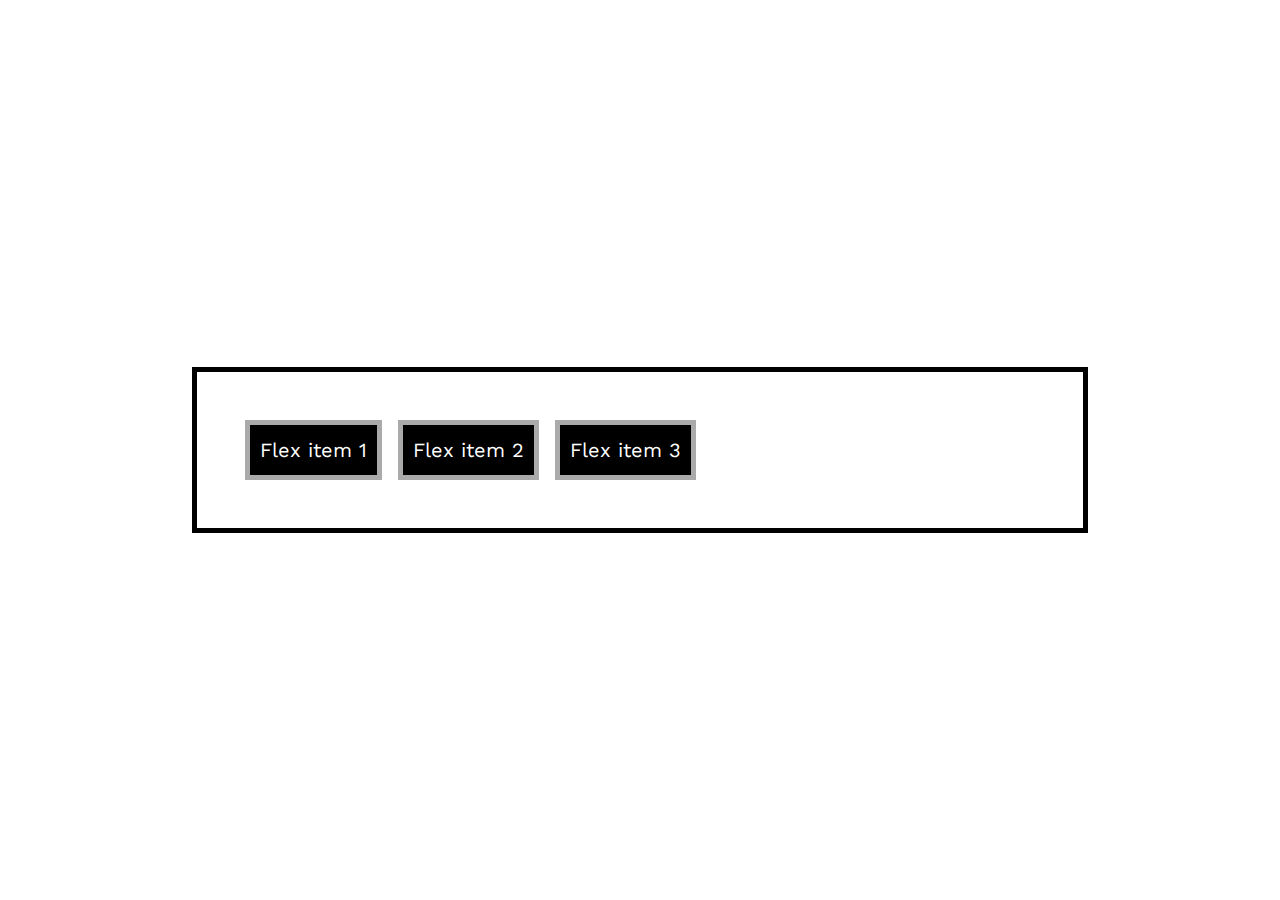
<file: 02-1-flex-container/index.html>
<!DOCTYPE html>
<html lang="en">

<head>
  <meta charset="UTF-8">
  <meta http-equiv="X-UA-Compatible" content="IE=edge">
  <meta name="viewport" content="width=device-width, initial-scale=1.0">
  <!-- General styling -->
  <link rel="stylesheet" href="css/general-styling.css">

  <!-- lesson specific CSS -->
  <link rel="stylesheet" href="css/style.css">

  <title>Flex Containers</title>
</head>

<body>
  <div class="flex-container">
    <div class="flex-item">Flex item 1</div>
    <div class="flex-item">Flex item 2</div>
    <div class="flex-item">Flex item 3</div>
  </div>
</body>

</html>
</file>
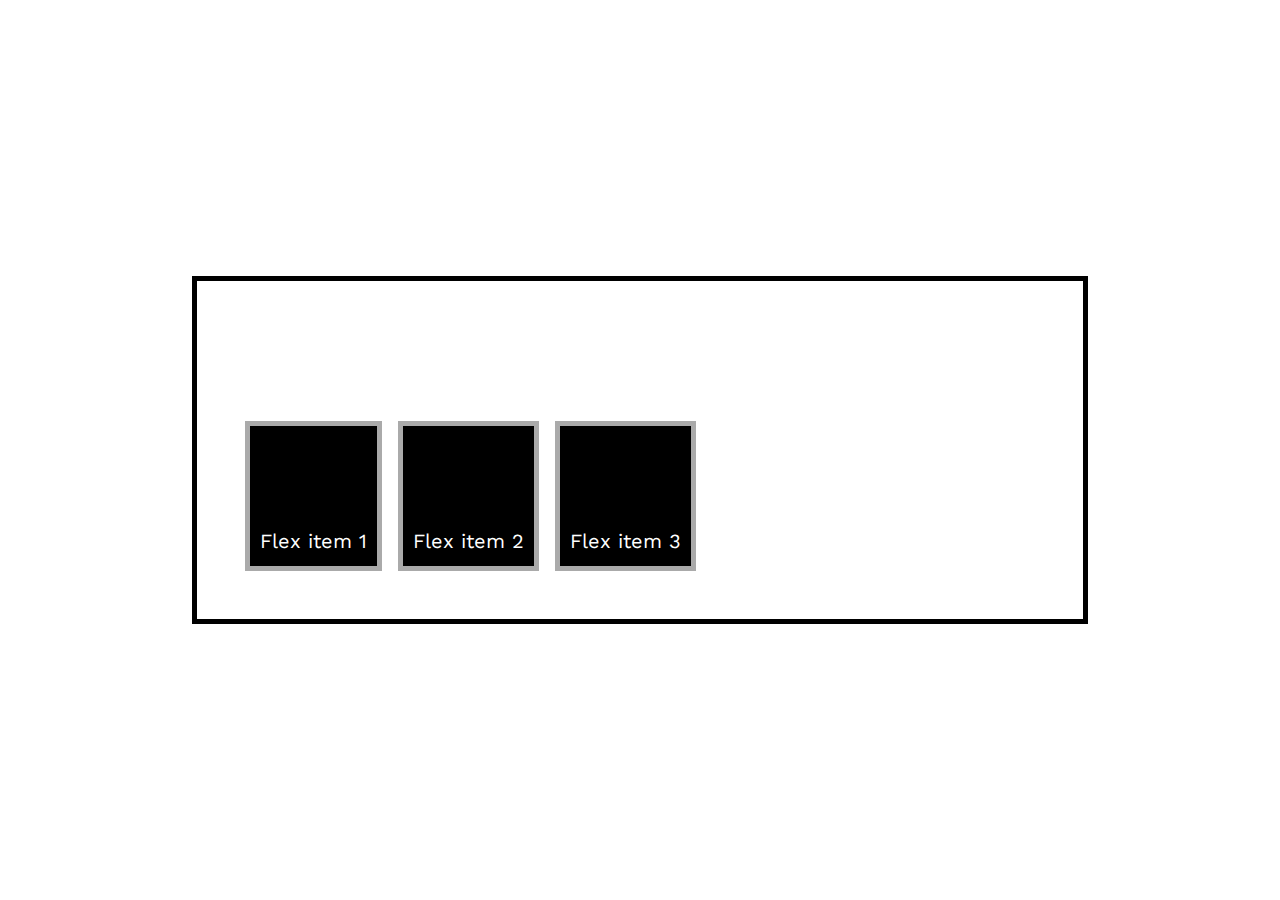
<file: 02-2-flex-items/index.html>
<!DOCTYPE html>
<html lang="en">

<head>
  <meta charset="UTF-8">
  <meta http-equiv="X-UA-Compatible" content="IE=edge">
  <meta name="viewport" content="width=device-width, initial-scale=1.0">
  <!-- General styling -->
  <link rel="stylesheet" href="css/general-styling.css">

  <!-- lesson specific CSS -->
  <link rel="stylesheet" href="css/style.css">

  <title>Flex Items</title>
</head>

<body>
  <div class="flex-container">
    <div class="flex-item">Flex item 1</div>
    <a class="flex-item">Flex item 2</a>
    <div class="flex-item">Flex item 3</div>
  </div>
</body>

</html>
</file>
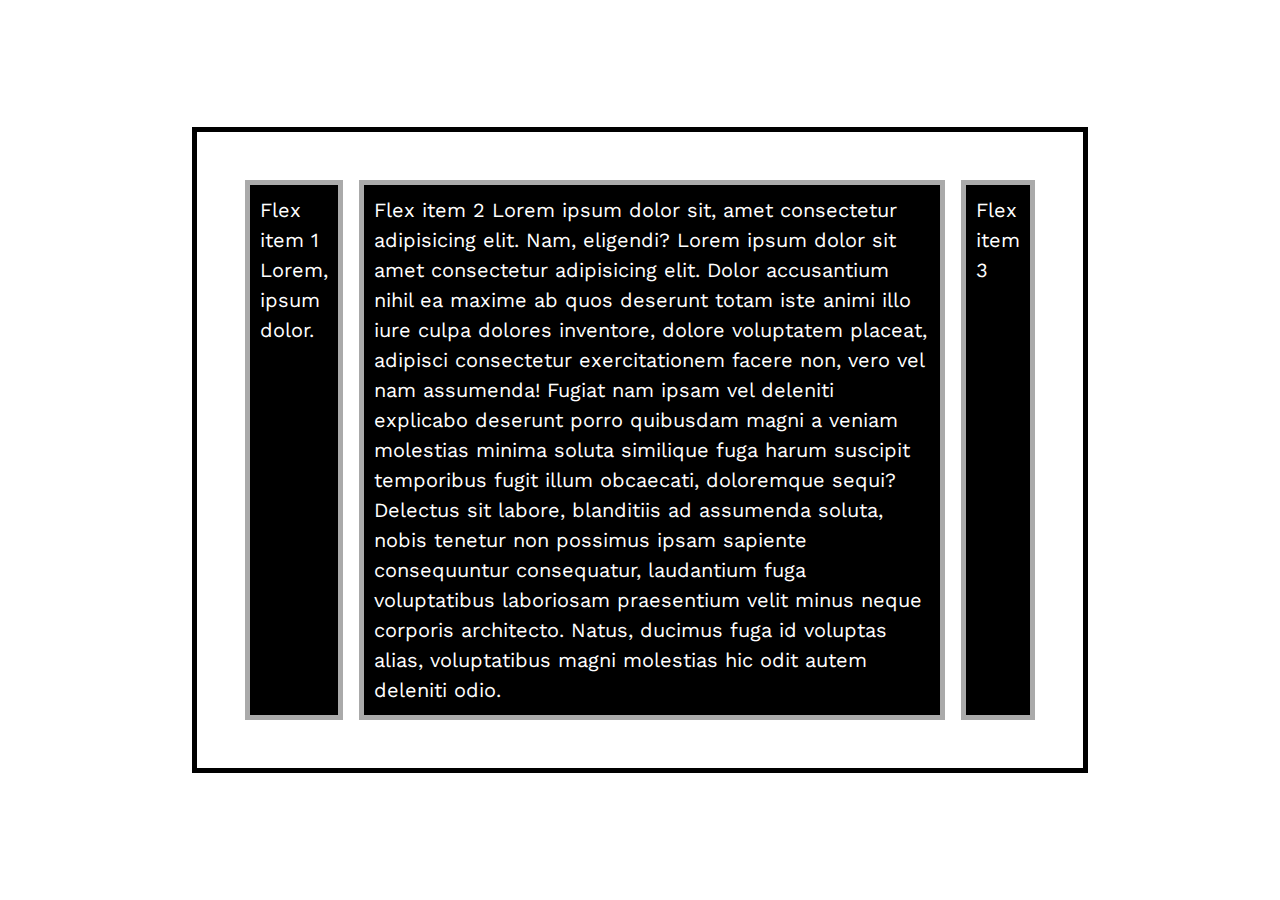
<file: 02-3-flex-items/index.html>
<!DOCTYPE html>
<html lang="en">

<head>
  <meta charset="UTF-8">
  <meta http-equiv="X-UA-Compatible" content="IE=edge">
  <meta name="viewport" content="width=device-width, initial-scale=1.0">
  <!-- General styling -->
  <link rel="stylesheet" href="css/general-styling.css">

  <!-- lesson specific CSS -->
  <link rel="stylesheet" href="css/style.css">

  <title>Flex Items</title>
</head>

<body>
  <div class="flex-container">
    <div class="flex-item">Flex item 1 Lorem, ipsum dolor.</div>
    <a class="flex-item">Flex item 2 Lorem ipsum dolor sit, amet consectetur adipisicing elit. Nam, eligendi? Lorem
      ipsum dolor sit amet consectetur adipisicing elit. Dolor accusantium nihil ea maxime ab quos deserunt totam iste
      animi illo iure culpa dolores inventore, dolore voluptatem placeat, adipisci consectetur exercitationem facere
      non, vero vel nam assumenda! Fugiat nam ipsam vel deleniti explicabo deserunt porro quibusdam magni a veniam
      molestias minima soluta similique fuga harum suscipit temporibus fugit illum obcaecati, doloremque sequi? Delectus
      sit labore, blanditiis ad assumenda soluta, nobis tenetur non possimus ipsam sapiente consequuntur consequatur,
      laudantium fuga voluptatibus laboriosam praesentium velit minus neque corporis architecto. Natus, ducimus fuga id
      voluptas alias, voluptatibus magni molestias hic odit autem deleniti odio.</a>
    <div class="flex-item">Flex item 3</div>
  </div>
</body>

</html>
</file>
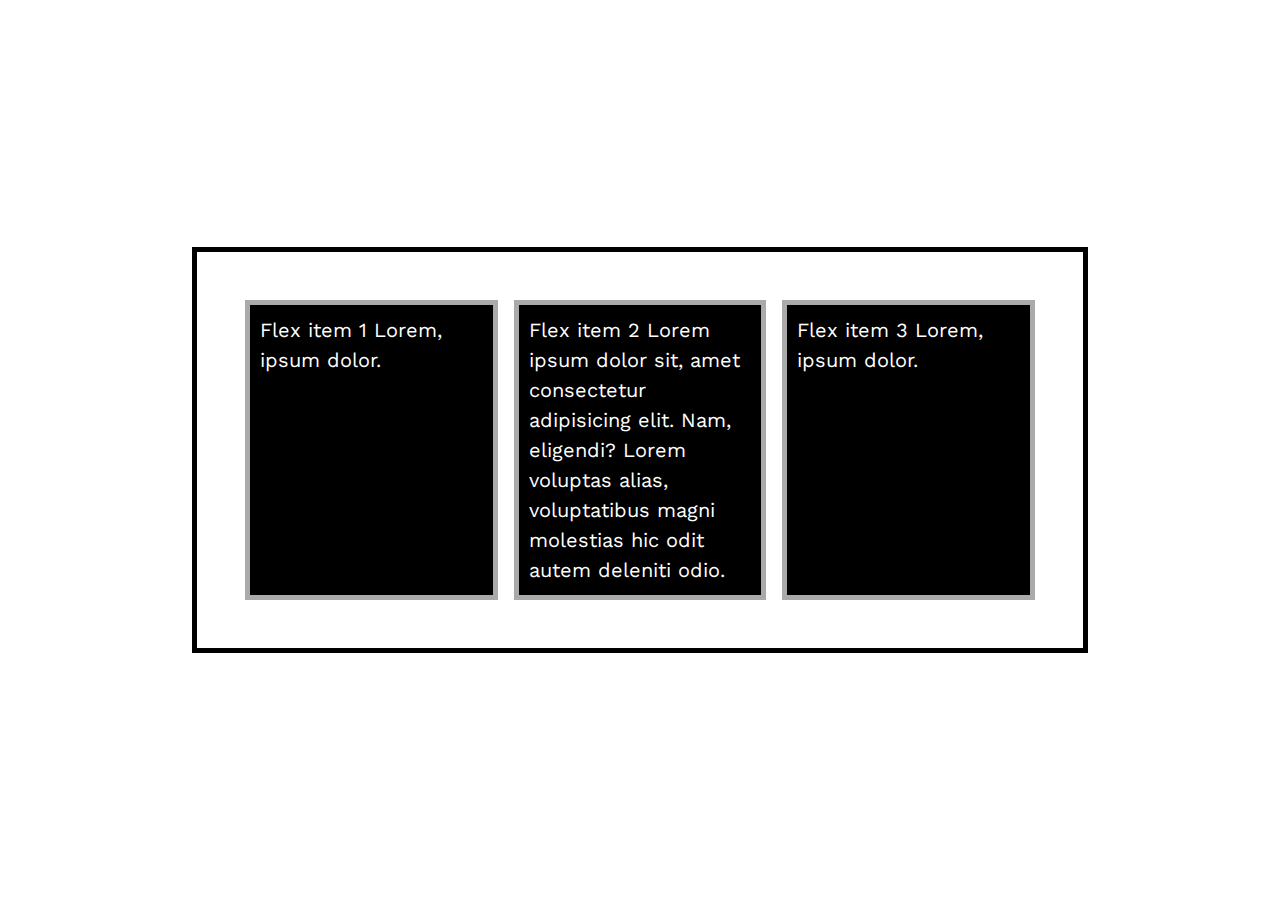
<file: 02-4-flex-items/index.html>
<!DOCTYPE html>
<html lang="en">

<head>
  <meta charset="UTF-8">
  <meta http-equiv="X-UA-Compatible" content="IE=edge">
  <meta name="viewport" content="width=device-width, initial-scale=1.0">
  <!-- General styling -->
  <link rel="stylesheet" href="css/general-styling.css">

  <!-- lesson specific CSS -->
  <link rel="stylesheet" href="css/style.css">

  <title>Flex Items</title>
</head>

<body>
  <div class="flex-container">
    <div class="flex-item">Flex item 1 Lorem, ipsum dolor.</div>
    <a class="flex-item">Flex item 2 Lorem ipsum dolor sit, amet consectetur adipisicing elit. Nam, eligendi? Lorem
      voluptas alias, voluptatibus magni molestias hic odit autem deleniti odio.</a>
    <div class="flex-item">Flex item 3 Lorem, ipsum dolor.</div>
  </div>
</body>

</html>
</file>
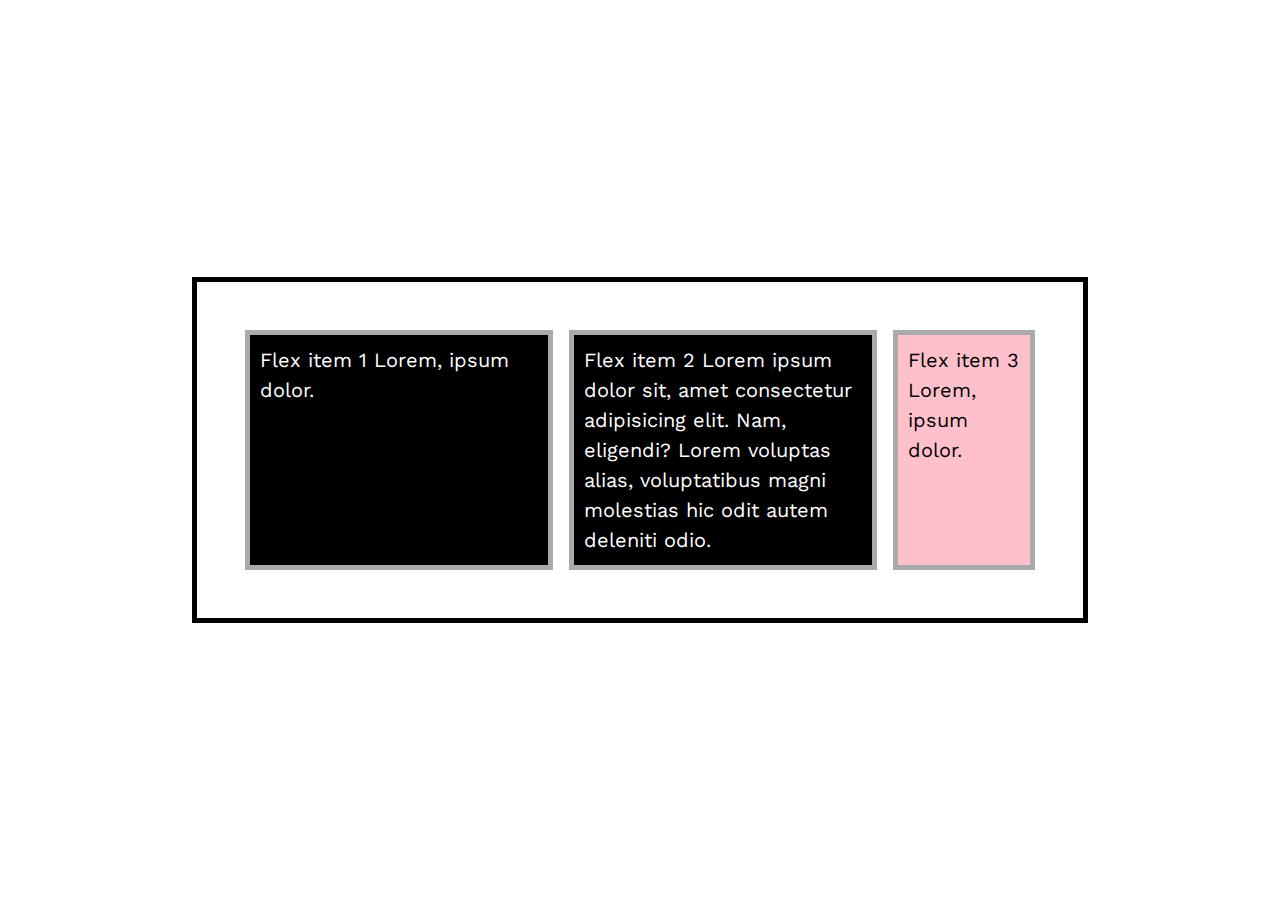
<file: 02-5-flex-items/index.html>
<!DOCTYPE html>
<html lang="en">

<head>
  <meta charset="UTF-8">
  <meta http-equiv="X-UA-Compatible" content="IE=edge">
  <meta name="viewport" content="width=device-width, initial-scale=1.0">
  <!-- General styling -->
  <link rel="stylesheet" href="css/general-styling.css">

  <!-- lesson specific CSS -->
  <link rel="stylesheet" href="css/style.css">

  <title>Flex Items</title>
</head>

<body>
  <div class="flex-container">
    <div class="flex-item">Flex item 1 Lorem, ipsum dolor.</div>
    <div class="flex-item">Flex item 2 Lorem ipsum dolor sit, amet consectetur adipisicing elit. Nam, eligendi? Lorem
      voluptas alias, voluptatibus magni molestias hic odit autem deleniti odio.</div>
    <div class="flex-item">Flex item 3 Lorem, ipsum dolor.</div>
  </div>
</body>

</html>
</file>
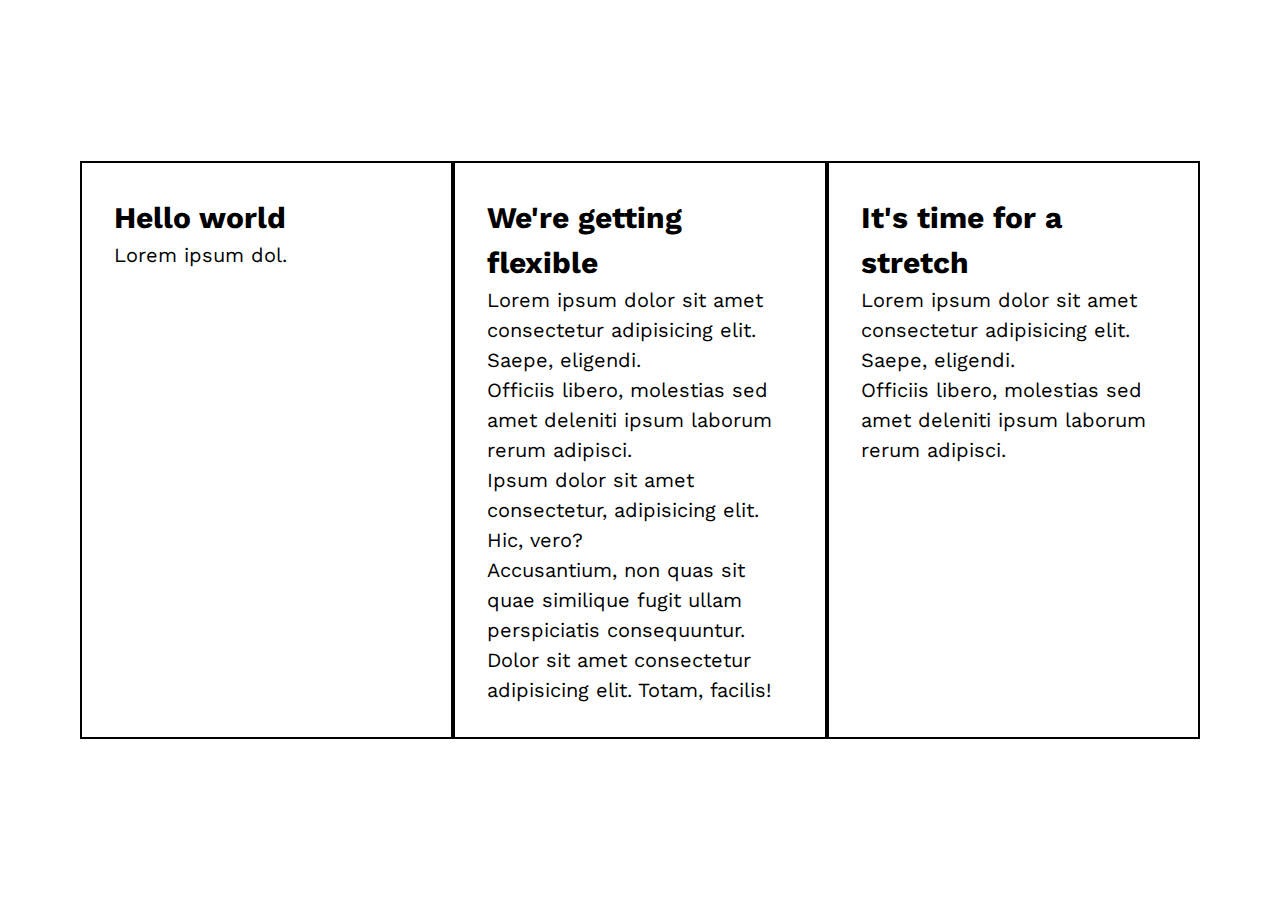
<file: 02-6-flex-items - challenge/index.html>
<!DOCTYPE html>
<html lang="en">

<head>
  <meta charset="UTF-8">
  <meta http-equiv="X-UA-Compatible" content="IE=edge">
  <meta name="viewport" content="width=device-width, initial-scale=1.0">
  <!-- General styling -->
  <link rel="stylesheet" href="css/general-styling.css">

  <!-- lesson specific CSS -->
  <link rel="stylesheet" href="css/style.css">

  <title>A challenge to get you started</title>
</head>

<body>
  <div class="container">
    <div class="column flow-content">
      <h2>Hello world</h2>
      <p>Lorem ipsum dol.</p>
    </div>
    <div class="column flow-content">
      <h2>We're getting flexible</h2>
      <p>Lorem ipsum dolor sit amet consectetur adipisicing elit. Saepe, eligendi.</p>
      <p>Officiis libero, molestias sed amet deleniti ipsum laborum rerum adipisci.</p>
      <p>Ipsum dolor sit amet consectetur, adipisicing elit. Hic, vero?</p>
      <p>Accusantium, non quas sit quae similique fugit ullam perspiciatis consequuntur.</p>
      <p>Dolor sit amet consectetur adipisicing elit. Totam, facilis!</p>
    </div>
    <div class="column flow-content">
      <h2>It's time for a stretch</h2>
      <p>Lorem ipsum dolor sit amet consectetur adipisicing elit. Saepe, eligendi.</p>
      <p>Officiis libero, molestias sed amet deleniti ipsum laborum rerum adipisci.</p>
    </div>
  </div>
</body>

</html>
</file>
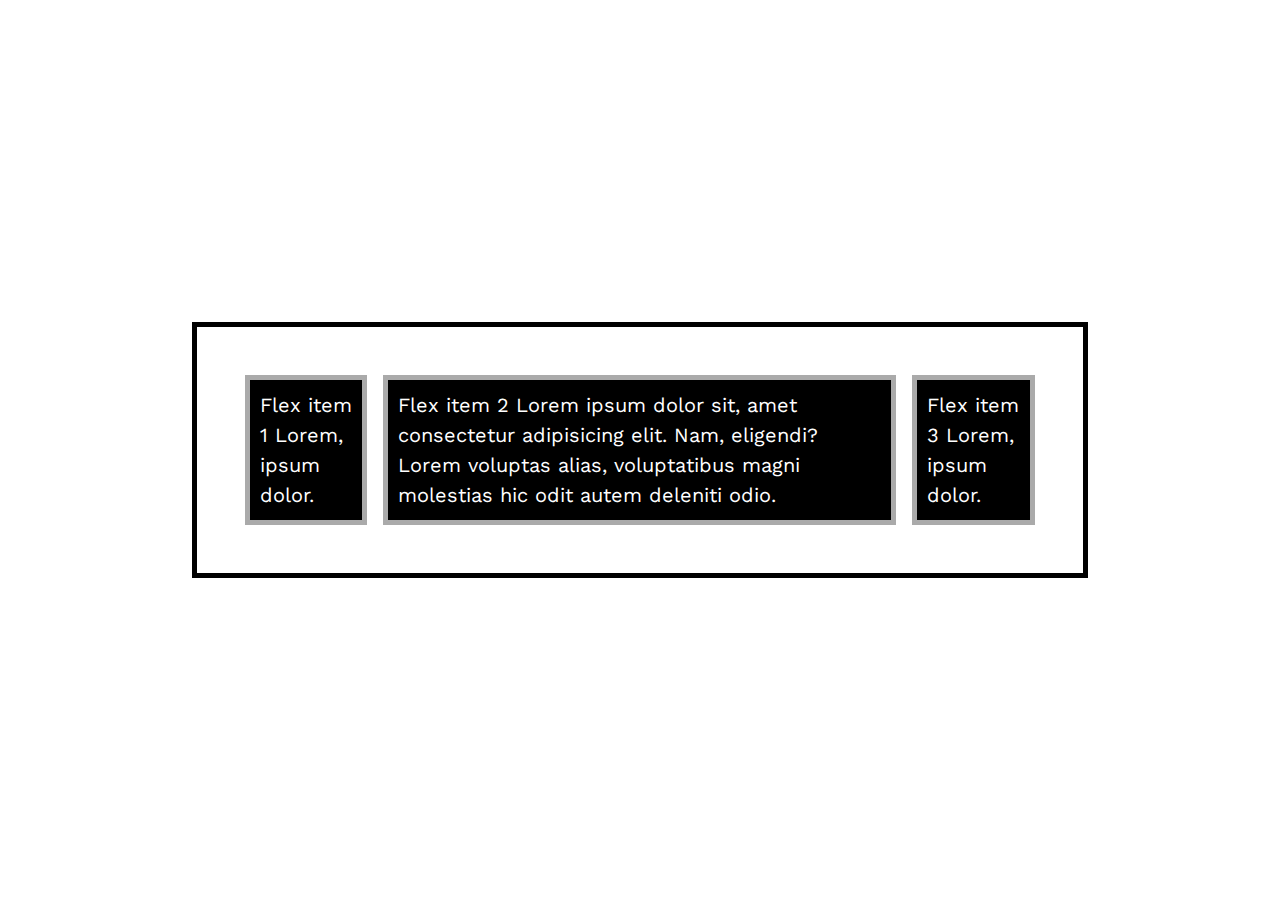
<file: 03-1-flex-direction/index.html>
<!DOCTYPE html>
<html lang="en">

<head>
  <meta charset="UTF-8">
  <meta http-equiv="X-UA-Compatible" content="IE=edge">
  <meta name="viewport" content="width=device-width, initial-scale=1.0">
  <!-- General styling -->
  <link rel="stylesheet" href="css/general-styling.css">

  <!-- lesson specific CSS -->
  <link rel="stylesheet" href="css/style.css">

  <title>Flex Direction</title>
</head>

<body>
  <div class="flex-container">
    <div class="flex-item">Flex item 1 Lorem, ipsum dolor.</div>
    <div class="flex-item">Flex item 2 Lorem ipsum dolor sit, amet consectetur adipisicing elit. Nam, eligendi? Lorem
      voluptas alias, voluptatibus magni molestias hic odit autem deleniti odio.</div>
    <div class="flex-item">Flex item 3 Lorem, ipsum dolor.</div>
  </div>
</body>

</html>
</file>
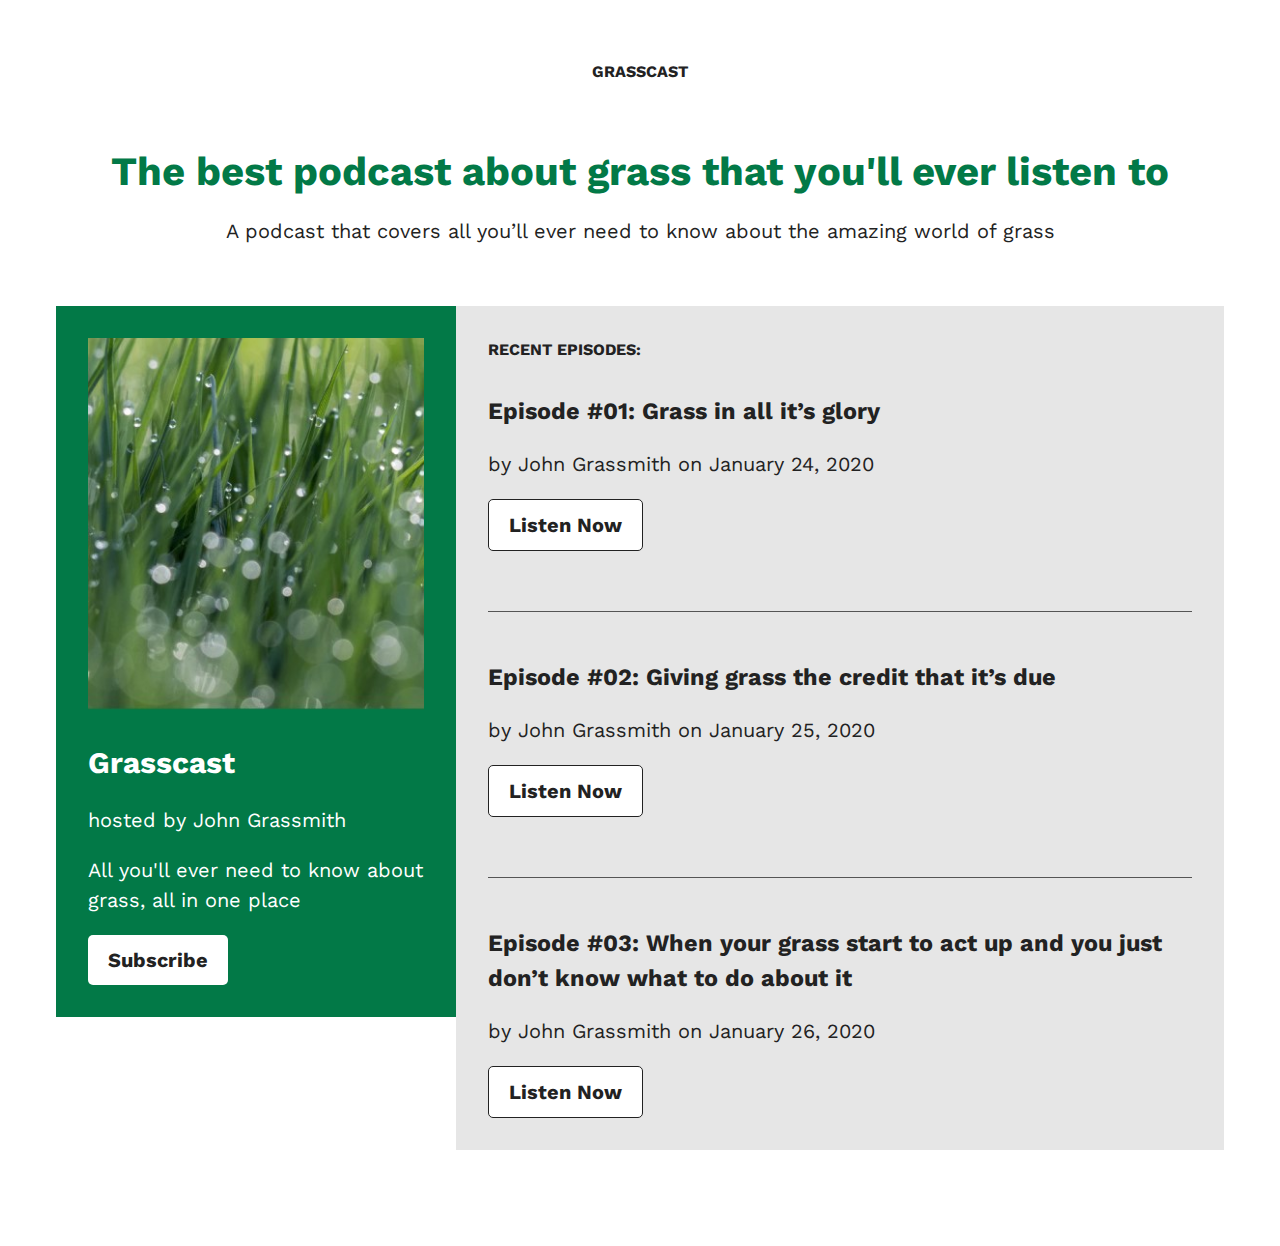
<file: 03-10-layout-challenge-01 - finished/index.html>
<!DOCTYPE html>
<html lang="en">

<head>
  <meta charset="UTF-8">
  <meta http-equiv="X-UA-Compatible" content="IE=edge">
  <meta name="viewport" content="width=device-width, initial-scale=1.0">
  <!-- General styling -->
  <link rel="stylesheet" href="css/general-styling.css">

  <!-- lesson specific CSS -->
  <link rel="stylesheet" href="css/style.css">

  <title>flex-grow flex-shrink and min and max widths</title>
</head>

<body>
  <main>
    <div class="container">
      <header class="page-header flow-content">
        <h1 class="page-title">Grasscast</h1>
        <p class="page-description text-primary">The best podcast about grass that you'll ever listen to</p>
        <p>A podcast that covers all you’ll ever need to know about the amazing world of grass</p>
      </header>
      <div class="flex">
        <section class="subscribe">
          <div class="card bg-primary text-white flow-content">
            <img src="img/podcast-cover-art.jpg" alt="grass with due on it" class="card-cover-image">
            <h2 class="card-title">Grasscast</h2>
            <p class="card-host">hosted by John Grassmith</p>
            <p class="card-description">All you'll ever need to know about grass, all in one place</p>
            <button class="btn">Subscribe</button>
          </div>
        </section>
        <section class="recent-episodes">
          <h2 class="section-title text-light">Recent Episodes:</h2>
          <div class="episode-card flow-content">
            <h3 class="episode-title">Episode #01: Grass in all it’s glory</h3>
            <p class="episode-meta"><span class="text-light">by</span> John Grassmith <span class="text-light">on</span>
              January 24, 2020</span></p>
            <button class="btn">Listen Now</button>
          </div>
          <div class="episode-card flow-content">
            <h3 class="episode-title">Episode #02: Giving grass the credit that it’s due</h3>
            <p class="episode-meta"><span class="text-light">by</span> John Grassmith <span class="text-light">on</span>
              January 25, 2020</span></p>
            <button class="btn">Listen Now</button>
          </div>
          <div class="episode-card flow-content">
            <h3 class="episode-title">Episode #03: When your grass start to act up and you just don’t know what to do
              about
              it</h3>
            <p class="episode-meta"><span class="text-light">by</span> John Grassmith <span class="text-light">on</span>
              January 26, 2020</span></p>
            <button class="btn">Listen Now</button>
          </div>
        </section>
      </div>
    </div>

  </main>
</body>

</html>
</file>
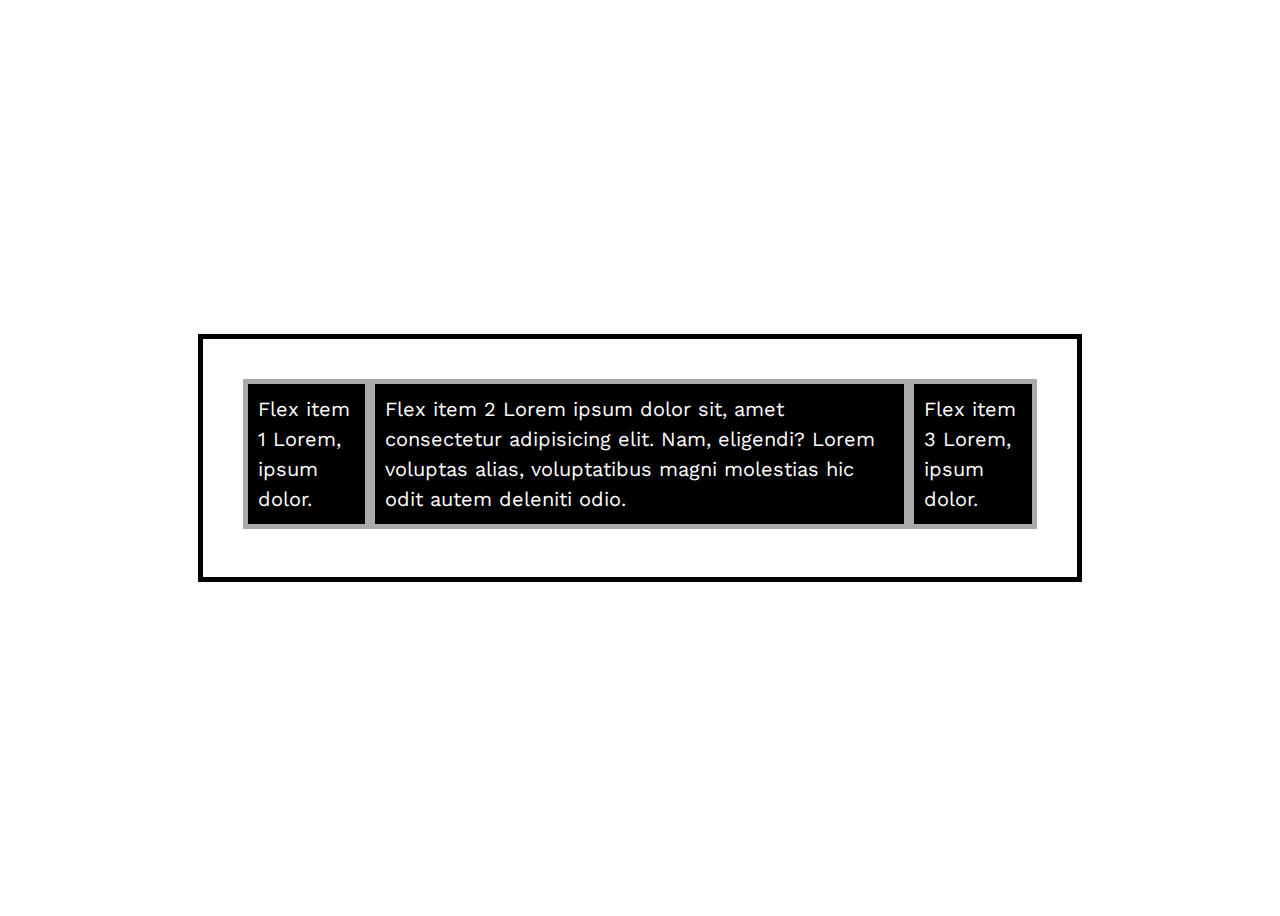
<file: 03-2-flex-and-collapsing-margins/index.html>
<!DOCTYPE html>
<html lang="en">

<head>
  <meta charset="UTF-8">
  <meta http-equiv="X-UA-Compatible" content="IE=edge">
  <meta name="viewport" content="width=device-width, initial-scale=1.0">
  <!-- General styling -->
  <link rel="stylesheet" href="css/general-styling.css">

  <!-- lesson specific CSS -->
  <link rel="stylesheet" href="css/style.css">

  <title>Flex and collapsing margins</title>
</head>

<body>
  <div class="flex-container">
    <p class="flex-item">Flex item 1 Lorem, ipsum dolor.</p>
    <p class="flex-item">Flex item 2 Lorem ipsum dolor sit, amet consectetur adipisicing elit. Nam, eligendi? Lorem
      voluptas alias, voluptatibus magni molestias hic odit autem deleniti odio.</p>
    <p class="flex-item">Flex item 3 Lorem, ipsum dolor.</p>
  </div>
</body>

</html>
</file>
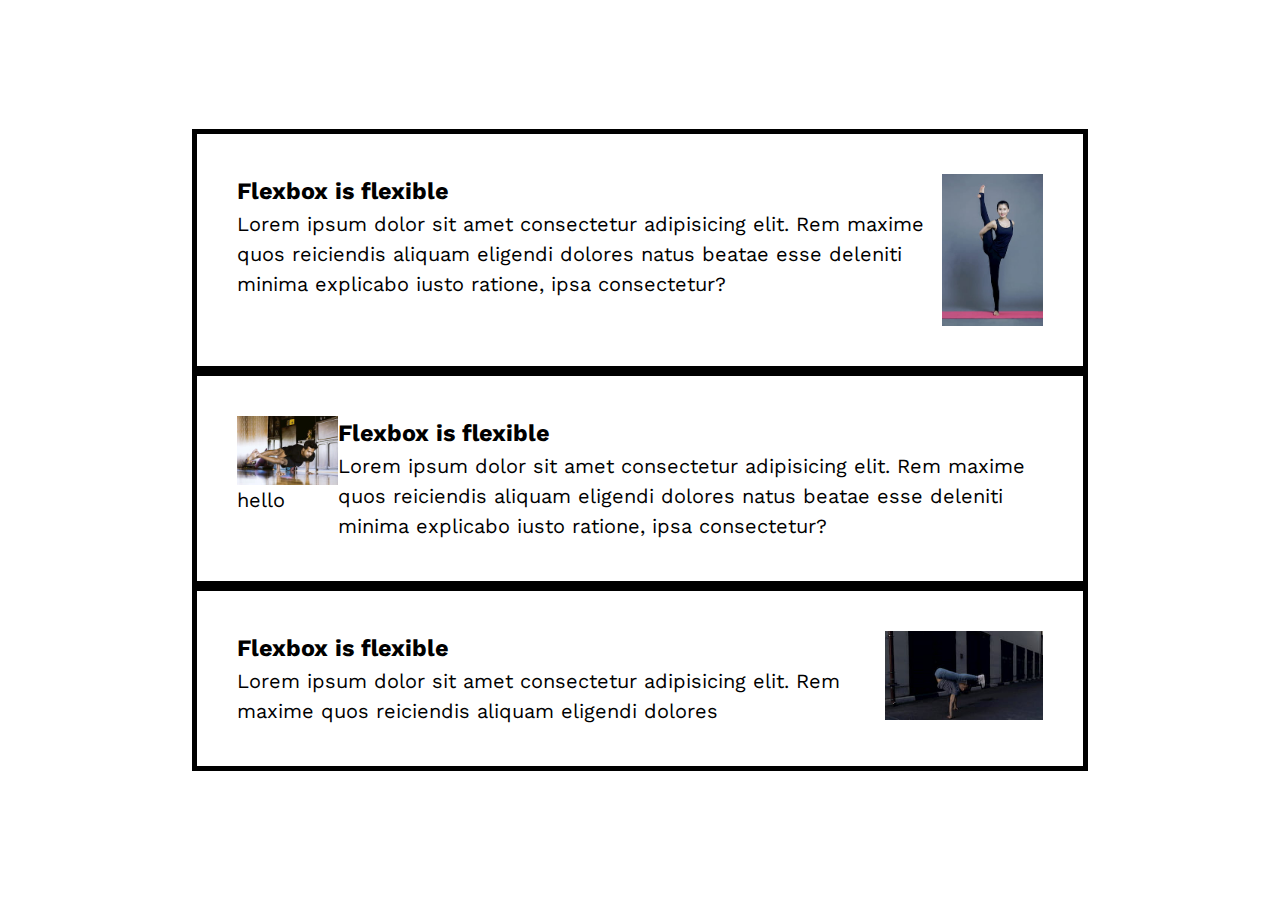
<file: 03-3-flex-direction-reverse/index.html>
<!DOCTYPE html>
<html lang="en">

<head>
  <meta charset="UTF-8">
  <meta http-equiv="X-UA-Compatible" content="IE=edge">
  <meta name="viewport" content="width=device-width, initial-scale=1.0">
  <!-- General styling -->
  <link rel="stylesheet" href="css/general-styling.css">

  <!-- lesson specific CSS -->
  <link rel="stylesheet" href="css/style.css">

  <title>Flex Direction and reversing content</title>
</head>

<body>
  <div class="flex">
    <div>
      <h3>Flexbox is flexible</h3>
      <p>Lorem ipsum dolor sit amet consectetur adipisicing elit. Rem maxime quos reiciendis aliquam eligendi dolores
        natus beatae esse deleniti minima explicabo iusto ratione, ipsa consectetur?</p>
    </div>
    <div>
      <img src="img/flexible-1.jpg" alt="">
    </div>
  </div>
  <div class="flex">
    <div>
      <h3>Flexbox is flexible</h3>
      <p>Lorem ipsum dolor sit amet consectetur adipisicing elit. Rem maxime quos reiciendis aliquam eligendi dolores
        natus beatae esse deleniti minima explicabo iusto ratione, ipsa consectetur?</p>
    </div>
    <div>
      <img src="img/flexible-2.jpg" alt="">
      <p>hello</p>
    </div>
  </div>
  <div class="flex">
    <div>
      <h3>Flexbox is flexible</h3>
      <p>Lorem ipsum dolor sit amet consectetur adipisicing elit. Rem maxime quos reiciendis aliquam eligendi dolores
    </div>
    <div>
      <img src="img/flexible-3.jpg" alt="">
    </div>
  </div>
</body>

</html>
</file>
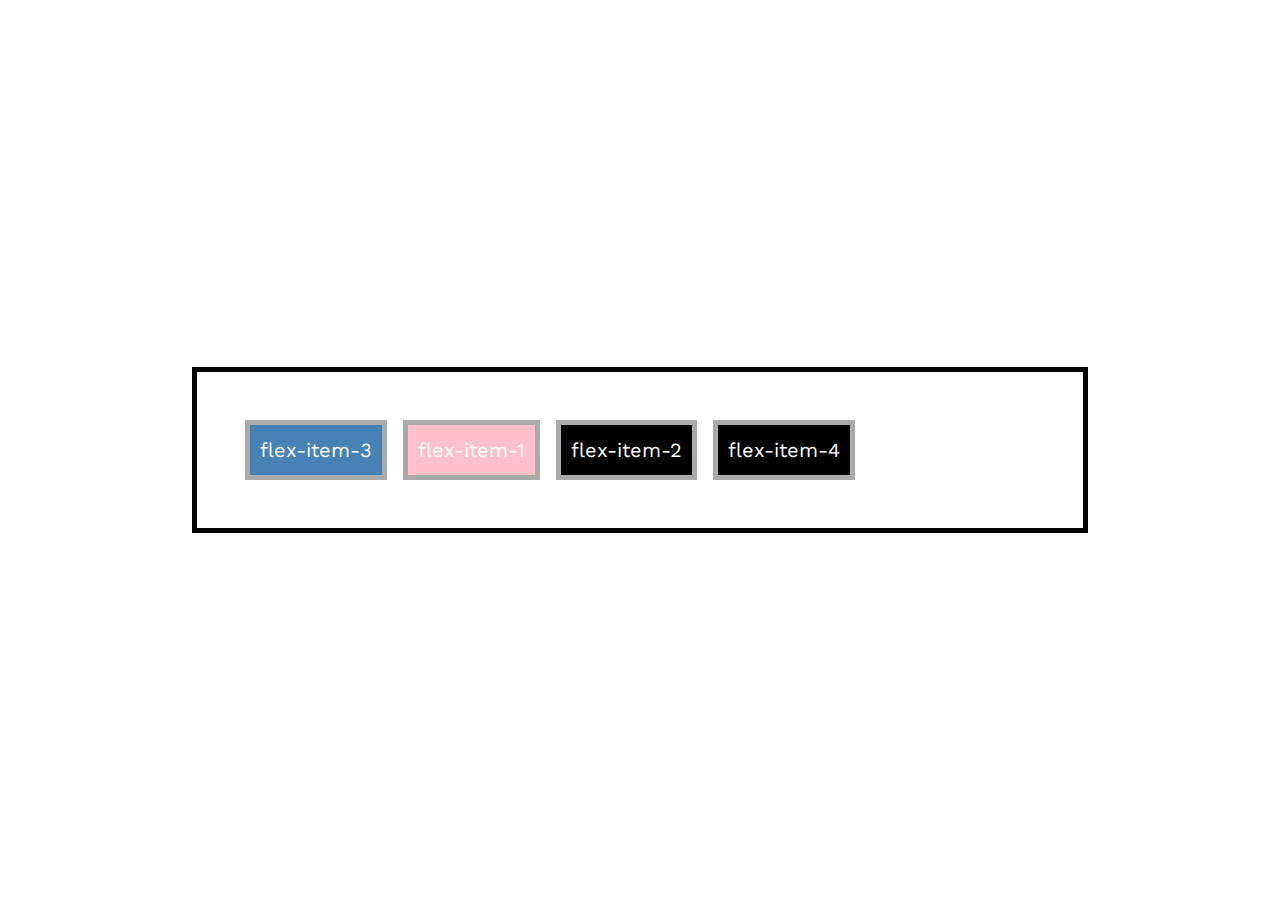
<file: 03-4-order/index.html>
<!DOCTYPE html>
<html lang="en">

<head>
  <meta charset="UTF-8">
  <meta http-equiv="X-UA-Compatible" content="IE=edge">
  <meta name="viewport" content="width=device-width, initial-scale=1.0">
  <!-- General styling -->
  <link rel="stylesheet" href="css/general-styling.css">

  <!-- lesson specific CSS -->
  <link rel="stylesheet" href="css/style.css">

  <title>Flex order</title>
</head>

<body>
  <div class="flex-container">
    <p class="flex-item">flex-item-1</p>
    <p class="flex-item">flex-item-2</p>
    <p class="flex-item">flex-item-3</p>
    <p class="flex-item">flex-item-4</p>
  </div>
</body>

</html>
</file>
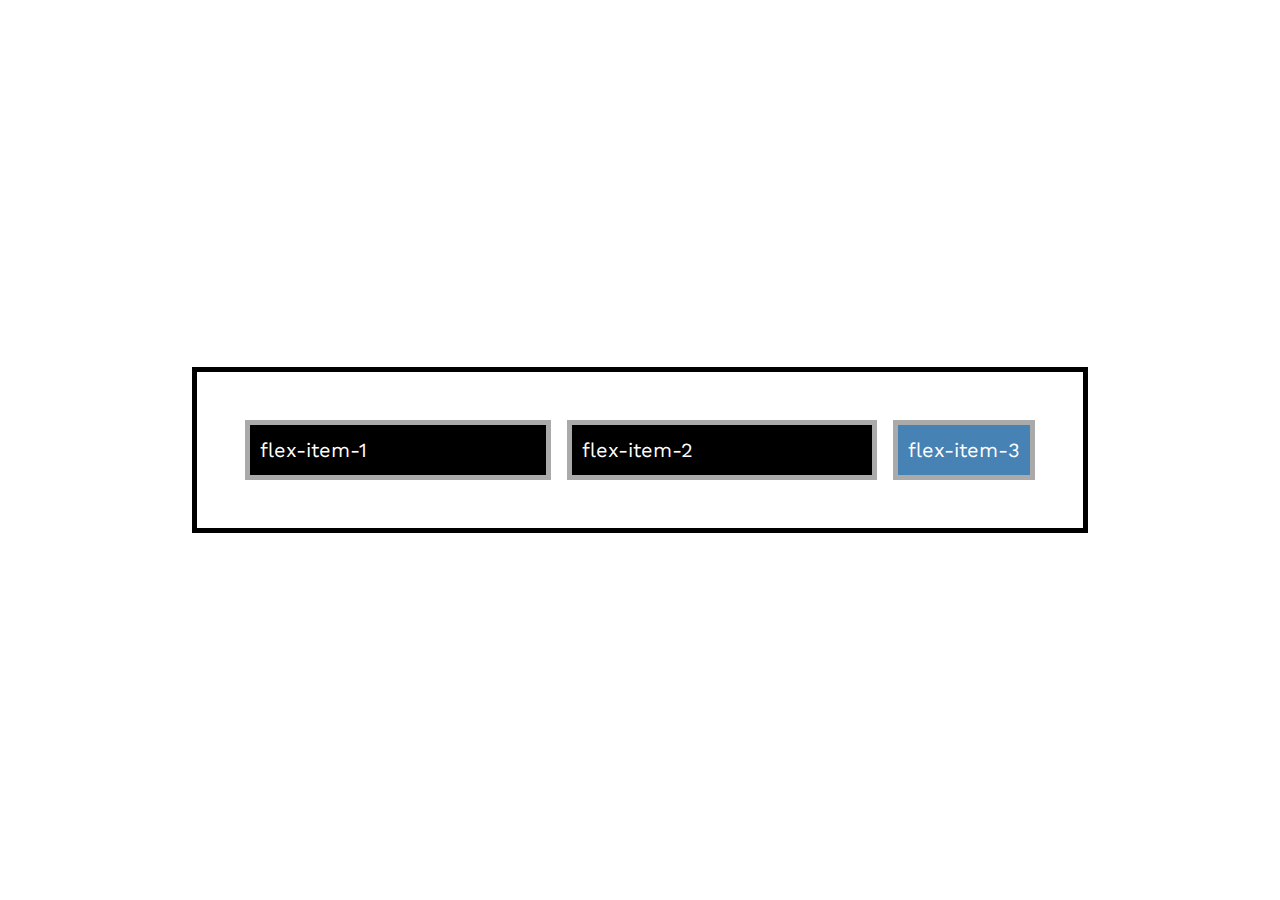
<file: 03-5-flex-grow/index.html>
<!DOCTYPE html>
<html lang="en">

<head>
  <meta charset="UTF-8">
  <meta http-equiv="X-UA-Compatible" content="IE=edge">
  <meta name="viewport" content="width=device-width, initial-scale=1.0">
  <!-- General styling -->
  <link rel="stylesheet" href="css/general-styling.css">

  <!-- lesson specific CSS -->
  <link rel="stylesheet" href="css/style.css">

  <title>grow</title>
</head>

<body>
  <div class="flex-container">
    <p class="flex-item">flex-item-1</p>
    <p class="flex-item">flex-item-2</p>
    <p class="flex-item">flex-item-3</p>
    <!-- <p class="flex-item">flex-item-4</p> -->
  </div>
</body>

</html>
</file>
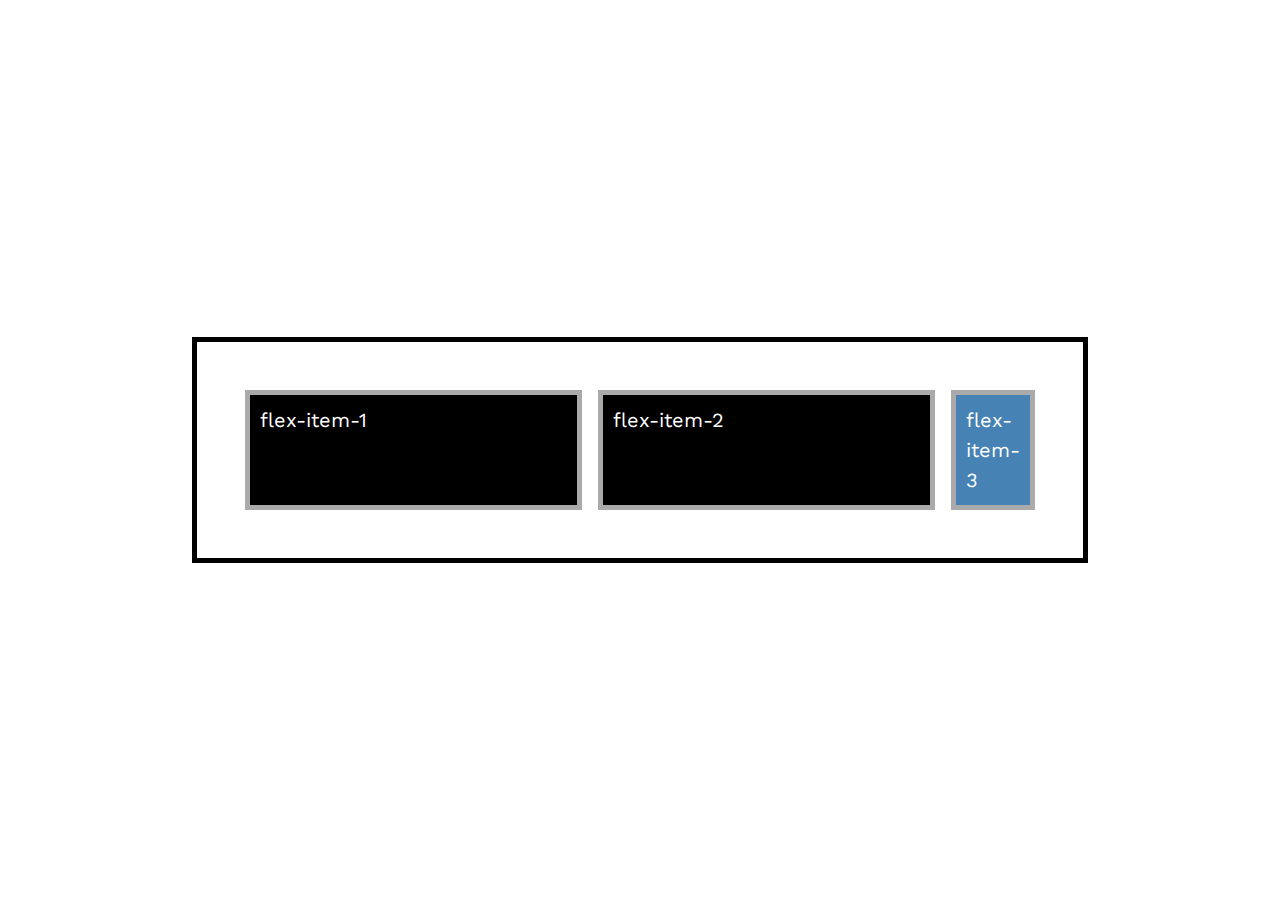
<file: 03-6-flex-shrink/index.html>
<!DOCTYPE html>
<html lang="en">

<head>
  <meta charset="UTF-8">
  <meta http-equiv="X-UA-Compatible" content="IE=edge">
  <meta name="viewport" content="width=device-width, initial-scale=1.0">
  <!-- General styling -->
  <link rel="stylesheet" href="css/general-styling.css">

  <!-- lesson specific CSS -->
  <link rel="stylesheet" href="css/style.css">

  <title>shrink</title>
</head>

<body>
  <div class="flex-container">
    <p class="flex-item">flex-item-1</p>
    <p class="flex-item">flex-item-2</p>
    <p class="flex-item">flex-item-3</p>
    <!-- <p class="flex-item">flex-item-4</p> -->
  </div>
</body>

</html>
</file>
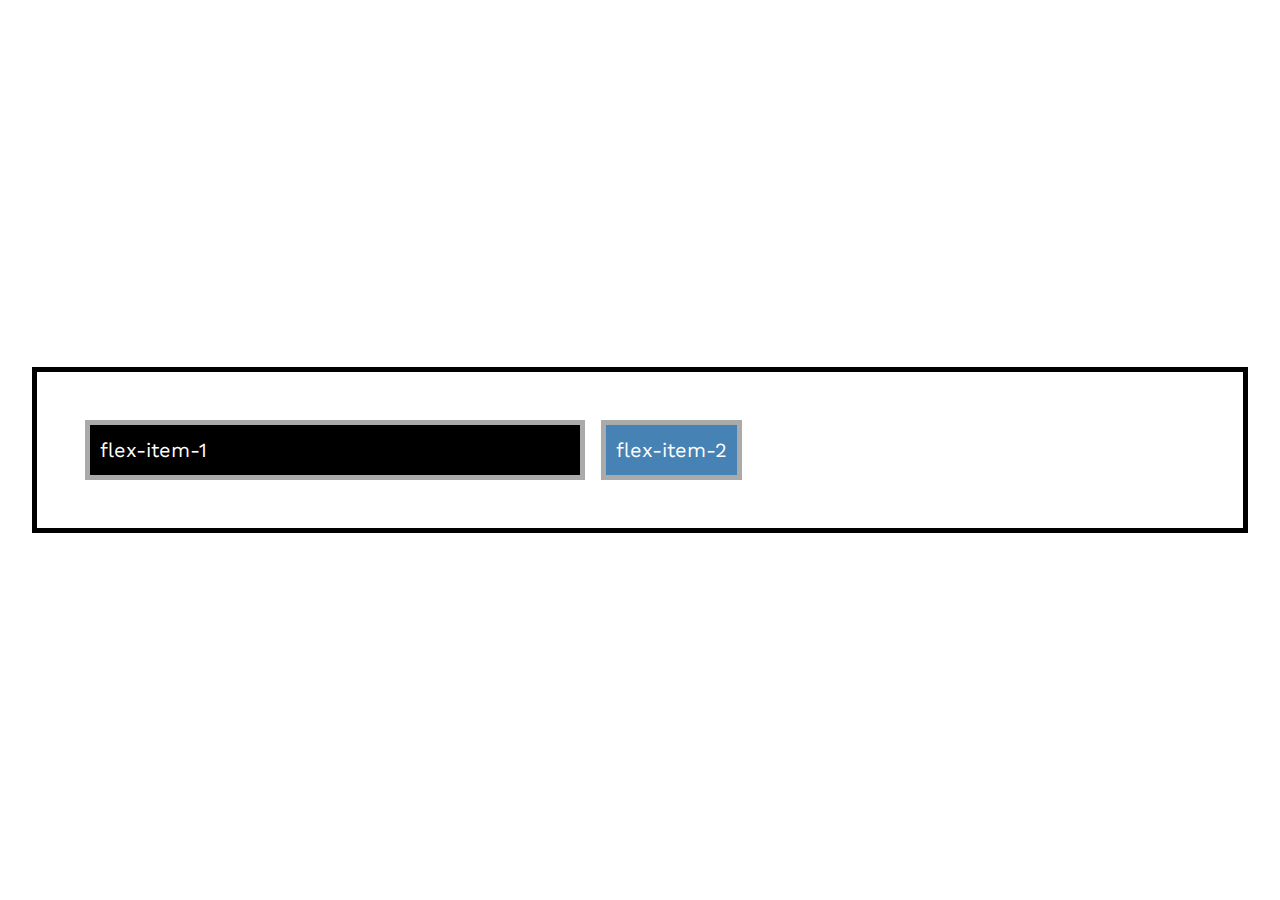
<file: 03-7-grow-shrink-min-max-challenge/index.html>
<!DOCTYPE html>
<html lang="en">

<head>
  <meta charset="UTF-8">
  <meta http-equiv="X-UA-Compatible" content="IE=edge">
  <meta name="viewport" content="width=device-width, initial-scale=1.0">
  <!-- General styling -->
  <link rel="stylesheet" href="css/general-styling.css">

  <!-- lesson specific CSS -->
  <link rel="stylesheet" href="css/style.css">

  <title>flex-grow flex-shrink and min and max widths</title>
</head>

<body>
  <div class="flex-container">
    <p class="flex-item">flex-item-1</p>
    <p class="flex-item">flex-item-2</p>
  </div>
</body>

</html>
</file>
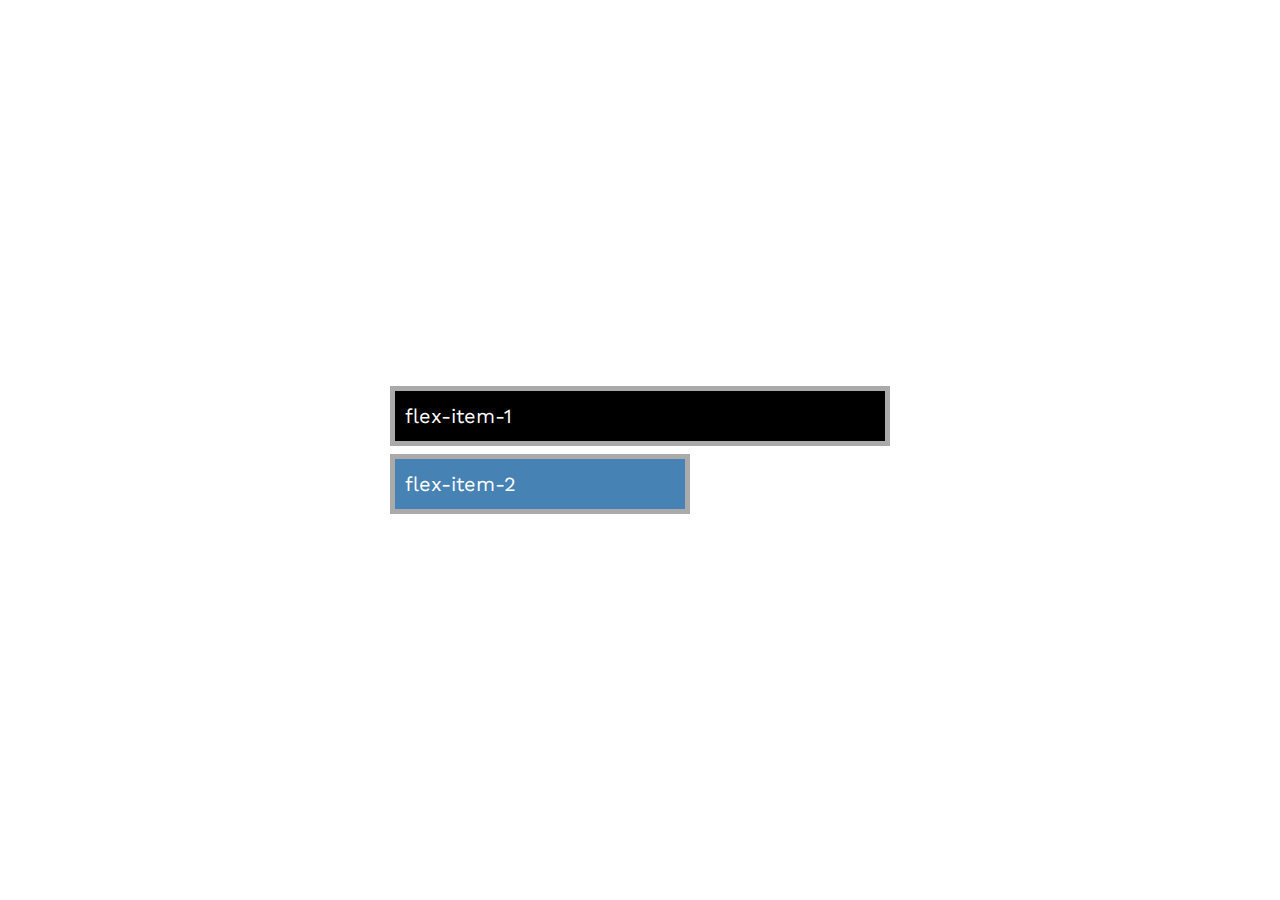
<file: 03-8-grow-shrink-min-max-followup/index.html>
<!DOCTYPE html>
<html lang="en">

<head>
  <meta charset="UTF-8">
  <meta http-equiv="X-UA-Compatible" content="IE=edge">
  <meta name="viewport" content="width=device-width, initial-scale=1.0">
  <!-- General styling -->
  <link rel="stylesheet" href="css/general-styling.css">

  <!-- lesson specific CSS -->
  <link rel="stylesheet" href="css/style.css">

  <title>flex-grow flex-shrink and min and max widths</title>
</head>

<body>
  <div class="container">
    <p class="flex-item">flex-item-1</p>
    <p class="flex-item">flex-item-2</p>
  </div>
</body>

</html>
</file>
<file: 02-1-flex-container/css/general-styling.css>
@import url("https://fonts.googleapis.com/css2?family=Work+Sans:wght@100..900&display=swap");

/* Box sizing rules */
*,
*::before,
*::after {
  box-sizing: border-box;
}

/* Remove default margin */
body,
h1,
h2,
h3,
h4,
p {
  margin: 0;
}

/* Set body defaults */
body {
  line-height: 1.5;
  font-family: "Work Sans", sans-serif;
  font-weight: 400;
  font-size: 1.25rem;

  /* center demo content on the screen */
  min-height: 100vh;
  display: flex;
  align-items: center;
  justify-content: center;
}

/* Make images easier to work with */
img,
picture {
  max-width: 100%;
  display: block;
}

/* Inherit fonts for inputs and buttons */
input,
button,
textarea,
select {
  font: inherit;
}
</file>
<file: 02-1-flex-container/css/style.css>
.flex-container {
  width: 70%;
  max-width: 60rem;
  border: 5px solid #000;
  padding: 2em;
  display: flex;
}

.flex-item {
  margin: 0.5rem;
  border: 5px solid #aaa;
  background-color: #000;
  color: #fff;
  padding: 0.5em;
}
</file>
<file: 02-2-flex-items/css/general-styling.css>
@import url("https://fonts.googleapis.com/css2?family=Work+Sans:wght@100..900&display=swap");

/* Box sizing rules */
*,
*::before,
*::after {
  box-sizing: border-box;
}

/* Remove default margin */
body,
h1,
h2,
h3,
h4,
p {
  margin: 0;
}

/* Set body defaults */
body {
  line-height: 1.5;
  font-family: "Work Sans", sans-serif;
  font-weight: 400;
  font-size: 1.25rem;

  /* center demo content on the screen */
  min-height: 100vh;
  display: flex;
  align-items: center;
  justify-content: center;
}

/* Make images easier to work with */
img,
picture {
  max-width: 100%;
  display: block;
}

/* Inherit fonts for inputs and buttons */
input,
button,
textarea,
select {
  font: inherit;
}
</file>
<file: 02-2-flex-items/css/style.css>
.flex-container {
  display: flex;

  width: 70%;
  max-width: 60rem;
  border: 5px solid #000;
  padding: 2em;
}

.flex-item {
  margin: 0.5rem;
  border: 5px solid #aaa;
  background-color: #000;
  color: #fff;
  padding: 0.5em;
  padding-top: 100px;
  margin-top: 100px;
}
</file>
<file: 02-3-flex-items/css/general-styling.css>
@import url("https://fonts.googleapis.com/css2?family=Work+Sans:wght@100..900&display=swap");

/* Box sizing rules */
*,
*::before,
*::after {
  box-sizing: border-box;
}

/* Remove default margin */
body,
h1,
h2,
h3,
h4,
p {
  margin: 0;
}

/* Set body defaults */
body {
  line-height: 1.5;
  font-family: "Work Sans", sans-serif;
  font-weight: 400;
  font-size: 1.25rem;

  /* center demo content on the screen */
  min-height: 100vh;
  display: flex;
  align-items: center;
  justify-content: center;
}

/* Make images easier to work with */
img,
picture {
  max-width: 100%;
  display: block;
}

/* Inherit fonts for inputs and buttons */
input,
button,
textarea,
select {
  font: inherit;
}
</file>
<file: 02-3-flex-items/css/style.css>
.flex-container {
  display: flex;

  width: 70%;
  max-width: 60rem;
  border: 5px solid #000;
  padding: 2em;
}

.flex-item {
  margin: 0.5rem;
  border: 5px solid #aaa;
  background-color: #000;
  color: #fff;
  padding: 0.5em;
}
</file>
<file: 02-4-flex-items/css/general-styling.css>
@import url("https://fonts.googleapis.com/css2?family=Work+Sans:wght@100..900&display=swap");

/* Box sizing rules */
*,
*::before,
*::after {
  box-sizing: border-box;
}

/* Remove default margin */
body,
h1,
h2,
h3,
h4,
p {
  margin: 0;
}

/* Set body defaults */
body {
  line-height: 1.5;
  font-family: "Work Sans", sans-serif;
  font-weight: 400;
  font-size: 1.25rem;

  /* center demo content on the screen */
  min-height: 100vh;
  display: flex;
  align-items: center;
  justify-content: center;
}

/* Make images easier to work with */
img,
picture {
  max-width: 100%;
  display: block;
}

/* Inherit fonts for inputs and buttons */
input,
button,
textarea,
select {
  font: inherit;
}
</file>
<file: 02-4-flex-items/css/style.css>
.flex-container {
  display: flex;

  width: 70%;
  max-width: 60rem;
  border: 5px solid #000;
  padding: 2em;
}

.flex-item {
  margin: 0.5rem;
  border: 5px solid #aaa;
  background-color: #000;
  color: #fff;
  padding: 0.5em;
  width: 1000px;
}
</file>
<file: 02-5-flex-items/css/general-styling.css>
@import url("https://fonts.googleapis.com/css2?family=Work+Sans:wght@100..900&display=swap");

/* Box sizing rules */
*,
*::before,
*::after {
  box-sizing: border-box;
}

/* Remove default margin */
body,
h1,
h2,
h3,
h4,
p {
  margin: 0;
}

/* Set body defaults */
body {
  line-height: 1.5;
  font-family: "Work Sans", sans-serif;
  font-weight: 400;
  font-size: 1.25rem;

  /* center demo content on the screen */
  min-height: 100vh;
  display: flex;
  align-items: center;
  justify-content: center;
}

/* Make images easier to work with */
img,
picture {
  max-width: 100%;
  display: block;
}

/* Inherit fonts for inputs and buttons */
input,
button,
textarea,
select {
  font: inherit;
}
</file>
<file: 02-5-flex-items/css/style.css>
.flex-container {
  display: flex;

  width: 70%;
  max-width: 60rem;
  border: 5px solid #000;
  padding: 2em;
}

.flex-item {
  margin: 0.5rem;
  border: 5px solid #aaa;
  background-color: #000;
  color: #fff;
  padding: 0.5em;
  width: 100%;
}

.flex-item:nth-child(3) {
  background: pink;
  color: black;
  width: auto;
}
</file>
<file: 02-6-flex-items - challenge/css/general-styling.css>
@import url("https://fonts.googleapis.com/css2?family=Work+Sans:wght@100..900&display=swap");

/* Box sizing rules */
*,
*::before,
*::after {
  box-sizing: border-box;
}

/* Remove default margin */
body,
h1,
h2,
h3,
h4,
p {
  margin: 0;
}

/* Set body defaults */
body {
  line-height: 1.5;
  font-family: "Work Sans", sans-serif;
  font-weight: 400;
  font-size: 1.25rem;

  /* center demo content on the screen */
  min-height: 100vh;
  display: flex;
  align-items: center;
  justify-content: center;
}

/* Make images easier to work with */
img,
picture {
  max-width: 100%;
  display: block;
}

/* Inherit fonts for inputs and buttons */
input,
button,
textarea,
select {
  font: inherit;
}
</file>
<file: 02-6-flex-items - challenge/css/style.css>
/*  /////////////////
    Your task 
    /////////////////

    1. Get the 3 `.column` classes next
      to one another.

    2. All 3 must be equal in width


    /// Note
    It'll be a lot easier if you add
    a class to the parent <div> in
    the HTML :)

    ///////////////// */

.container {
  display: flex;
  margin: 5rem;
}

.column {
  padding: 2rem;
  border: 2px solid black;
  width: 100%;
}
</file>
<file: 03-1-flex-direction/css/general-styling.css>
@import url("https://fonts.googleapis.com/css2?family=Work+Sans:wght@100..900&display=swap");

/* Box sizing rules */
*,
*::before,
*::after {
  box-sizing: border-box;
}

/* Remove default margin */
body,
h1,
h2,
h3,
h4,
p {
  margin: 0;
}

/* Set body defaults */
body {
  line-height: 1.5;
  font-family: "Work Sans", sans-serif;
  font-weight: 400;
  font-size: 1.25rem;

  /* center demo content on the screen */
  min-height: 100vh;
  display: flex;
  align-items: center;
  justify-content: center;
}

/* Make images easier to work with */
img,
picture {
  max-width: 100%;
  display: block;
}

/* Inherit fonts for inputs and buttons */
input,
button,
textarea,
select {
  font: inherit;
}
</file>
<file: 03-1-flex-direction/css/style.css>
.flex-container {
  display: flex;
  flex-direction: column;
  width: 70%;
  max-width: 60rem;
  border: 5px solid #000;
  padding: 2em;
}

.flex-item {
  margin: 0.5rem;
  border: 5px solid #aaa;
  background-color: #000;
  color: #fff;
  padding: 0.5em;
}

@media (min-width: 700px) {
  .flex-container {
    flex-direction: row;
  }
}
</file>
<file: 03-10-layout-challenge-01 - finished/css/general-styling.css>
@import url("https://fonts.googleapis.com/css2?family=Work+Sans:wght@100..900&display=swap");

/* Box sizing rules */
*,
*::before,
*::after {
  box-sizing: border-box;
}

/* Remove default margin */
body,
h1,
h2,
h3,
h4,
p {
  margin: 0;
}

/* Set body defaults */
body {
  line-height: 1.5;
  font-family: "Work Sans", sans-serif;
  font-weight: 400;
  font-size: 1.25rem;
  color: #222;

  padding-bottom: 6rem;
}

/* Make images easier to work with */
img,
picture {
  max-width: 100%;
  display: block;
}

/* Inherit fonts for inputs and buttons */
input,
button,
textarea,
select {
  font: inherit;
}

.flow-content > * + * {
  margin-top: var(--flow-spacing, 1em);
}

.container {
  padding: 0 2em;
  max-width: 78rem;
  margin: 0 auto;
}

.page-title,
.section-title {
  font-size: 1rem;
  text-transform: uppercase;
  margin-bottom: 4rem;
}

.page-description {
  font-size: 2.5rem;
  line-height: 1.2;
  font-weight: 700;
}

.page-header {
  text-align: center;
  padding: 3em 0;
}

.text-white {
  color: white;
}

.text-primary {
  color: hsl(155, 97%, 24%);
}

.bg-primary {
  background-color: hsl(155, 97%, 24%);
}

.btn {
  cursor: pointer;
  padding: 0.5em 1em;
  color: #222;
  background-color: #fff;
  border: 1px solid #222;
  border-radius: 0.25em;
  font-weight: 700;
}

.btn:hover,
.btn:focus {
  background-color: hsl(155, 97%, 24%);
  color: #fff;
}

.bg-primary .btn {
  border: 0;
}

.bg-primary .btn:hover,
.bg-primary .btn:focus {
  background-color: rgba(0, 0, 0, 0.6);
  color: #fff;
}

.card {
  padding: 2rem;
}

.recent-episodes {
  background: hsl(0, 0%, 90%);
}

.recent-episodes > * {
  margin: 2rem;
}

.episode-card + .episode-card {
  margin-top: 3rem;
}

.episode-card:not(:last-child) {
  padding-bottom: 3em;
  border-bottom: 1px solid #555;
}

.card-cover-image {
  width: 100%;
  object-fit: cover;
}
</file>
<file: 03-10-layout-challenge-01 - finished/css/style.css>
/* ///////////////
   YOUR TASK
   ///////////////

   1. At a viewport width of 32.5em
      and bigger, .subscribe and 
      .recent-episodes should go next to 
      one another

  2.  They should both be equal in width
      until .subscribe reaches a width
      of 25rem, at which point it no longer
      grows anymore, and .recent-episodes
      continues to grow to take up the 
      rest of the available space
*/

.flex {
  display: flex;
  flex-direction: column;
}

.flex > * {
  width: auto;
}

@media (min-width: 32.5em) {
  .flex {
    flex-direction: row;
  }

  .subscribe {
    max-width: 25rem;
  }
}
</file>
<file: 03-2-flex-and-collapsing-margins/css/general-styling.css>
@import url("https://fonts.googleapis.com/css2?family=Work+Sans:wght@100..900&display=swap");

/* Box sizing rules */
*,
*::before,
*::after {
  box-sizing: border-box;
}

/* Set body defaults */
body {
  line-height: 1.5;
  font-family: "Work Sans", sans-serif;
  font-weight: 400;
  font-size: 1.25rem;

  /* center demo content on the screen */
  min-height: 100vh;
  display: flex;
  align-items: center;
  justify-content: center;
}

/* Make images easier to work with */
img,
picture {
  max-width: 100%;
  display: block;
}

/* Inherit fonts for inputs and buttons */
input,
button,
textarea,
select {
  font: inherit;
}
</file>
<file: 03-2-flex-and-collapsing-margins/css/style.css>
.flex-container {
  display: flex;
  flex-direction: column;
  width: 70%;
  max-width: 60rem;
  border: 5px solid #000;
  padding: 2em;
}

.flex-item {
  margin: 0 0 0.5rem;
  border: 5px solid #aaa;
  background-color: #000;
  color: #fff;
  padding: 0.5em;
}

@media (min-width: 700px) {
  .flex-container {
    flex-direction: row;
  }
}
</file>
<file: 03-3-flex-direction-reverse/css/general-styling.css>
@import url("https://fonts.googleapis.com/css2?family=Work+Sans:wght@100..900&display=swap");

/* Box sizing rules */
*,
*::before,
*::after {
  box-sizing: border-box;
}

/* Remove default margin */
body,
h1,
h2,
h3,
h4,
p {
  margin: 0;
}

/* Set body defaults */
body {
  line-height: 1.5;
  font-family: "Work Sans", sans-serif;
  font-weight: 400;
  font-size: 1.25rem;

  /* center demo content on the screen */
  min-height: 100vh;
  display: flex;
  flex-direction: column;
  align-items: center;
  justify-content: center;
}

/* Make images easier to work with */
img,
picture {
  max-width: 100%;
  display: block;
}

/* Inherit fonts for inputs and buttons */
input,
button,
textarea,
select {
  font: inherit;
}
</file>
<file: 03-3-flex-direction-reverse/css/style.css>
.flex {
  display: flex;
  flex-direction: column;

  width: 70%;
  max-width: 60rem;
  border: 5px solid #000;
  padding: 2em;
}

.flex:nth-child(1) {
  flex-direction: column-reverse;
}

@media (min-width: 700px) {
  .flex {
    flex-direction: row;
  }

  .flex:nth-child(1) {
    flex-direction: row;
  }

  .flex:nth-of-type(2) {
    flex-direction: row-reverse;
  }
}
</file>
<file: 03-4-order/css/general-styling.css>
@import url("https://fonts.googleapis.com/css2?family=Work+Sans:wght@100..900&display=swap");

/* Box sizing rules */
*,
*::before,
*::after {
  box-sizing: border-box;
}

/* Remove default margin */
body,
h1,
h2,
h3,
h4,
p {
  margin: 0;
}

/* Set body defaults */
body {
  line-height: 1.5;
  font-family: "Work Sans", sans-serif;
  font-weight: 400;
  font-size: 1.25rem;

  /* center demo content on the screen */
  min-height: 100vh;
  display: flex;
  align-items: center;
  justify-content: center;
}

/* Make images easier to work with */
img,
picture {
  max-width: 100%;
  display: block;
}

/* Inherit fonts for inputs and buttons */
input,
button,
textarea,
select {
  font: inherit;
}
</file>
<file: 03-4-order/css/style.css>
.flex-container {
  display: flex;

  width: 70%;
  max-width: 60rem;
  border: 5px solid #000;
  padding: 2em;
}

.flex-item {
  margin: 0.5rem;
  border: 5px solid #aaa;
  background-color: #000;
  color: #fff;
  padding: 0.5em;
}

.flex-item:nth-child(3) {
  background: steelblue;
  order: -1;
}
.flex-item:nth-child(1) {
  background: pink;
  order: 0;
}
</file>
<file: 03-5-flex-grow/css/general-styling.css>
@import url("https://fonts.googleapis.com/css2?family=Work+Sans:wght@100..900&display=swap");

/* Box sizing rules */
*,
*::before,
*::after {
  box-sizing: border-box;
}

/* Remove default margin */
body,
h1,
h2,
h3,
h4,
p {
  margin: 0;
}

/* Set body defaults */
body {
  line-height: 1.5;
  font-family: "Work Sans", sans-serif;
  font-weight: 400;
  font-size: 1.25rem;

  /* center demo content on the screen */
  min-height: 100vh;
  display: flex;
  align-items: center;
  justify-content: center;
}

/* Make images easier to work with */
img,
picture {
  max-width: 100%;
  display: block;
}

/* Inherit fonts for inputs and buttons */
input,
button,
textarea,
select {
  font: inherit;
}
</file>
<file: 03-5-flex-grow/css/style.css>
.flex-container {
  display: flex;

  width: 70%;
  max-width: 60rem;
  border: 5px solid #000;
  padding: 2em;
}

.flex-item {
  margin: 0.5rem;
  border: 5px solid #aaa;
  background-color: #000;
  color: #fff;
  padding: 0.5em;
  flex-grow: 1;
}

.flex-item:nth-child(3) {
  flex-grow: 0;
  background: steelblue;
}
</file>
<file: 03-6-flex-shrink/css/general-styling.css>
@import url("https://fonts.googleapis.com/css2?family=Work+Sans:wght@100..900&display=swap");

/* Box sizing rules */
*,
*::before,
*::after {
  box-sizing: border-box;
}

/* Remove default margin */
body,
h1,
h2,
h3,
h4,
p {
  margin: 0;
}

/* Set body defaults */
body {
  line-height: 1.5;
  font-family: "Work Sans", sans-serif;
  font-weight: 400;
  font-size: 1.25rem;

  /* center demo content on the screen */
  min-height: 100vh;
  display: flex;
  align-items: center;
  justify-content: center;
}

/* Make images easier to work with */
img,
picture {
  max-width: 100%;
  display: block;
}

/* Inherit fonts for inputs and buttons */
input,
button,
textarea,
select {
  font: inherit;
}
</file>
<file: 03-6-flex-shrink/css/style.css>
.flex-container {
  display: flex;

  width: 70%;
  max-width: 60rem;
  border: 5px solid #000;
  padding: 2em;
}

.flex-item {
  margin: 0.5rem;
  border: 5px solid #aaa;
  background-color: #000;
  color: #fff;
  padding: 0.5em;
  width: 1000px;
  flex-shrink: 1;
}

.flex-item:nth-child(3) {
  flex-shrink: 2;
  background: steelblue;
}
</file>
<file: 03-7-grow-shrink-min-max-challenge/css/general-styling.css>
@import url("https://fonts.googleapis.com/css2?family=Work+Sans:wght@100..900&display=swap");

/* Box sizing rules */
*,
*::before,
*::after {
  box-sizing: border-box;
}

/* Remove default margin */
body,
h1,
h2,
h3,
h4,
p {
  margin: 0;
}

/* Set body defaults */
body {
  line-height: 1.5;
  font-family: "Work Sans", sans-serif;
  font-weight: 400;
  font-size: 1.25rem;

  /* center demo content on the screen */
  min-height: 100vh;
  display: flex;
  align-items: center;
  justify-content: center;
}

/* Make images easier to work with */
img,
picture {
  max-width: 100%;
  display: block;
}

/* Inherit fonts for inputs and buttons */
input,
button,
textarea,
select {
  font: inherit;
}
</file>
<file: 03-7-grow-shrink-min-max-challenge/css/style.css>
.flex-container {
  display: flex;

  width: 95%;
  max-width: 90rem;
  border: 5px solid #000;
  padding: 2em;
}

.flex-item {
  margin: 0.5rem;
  border: 5px solid #aaa;
  background-color: #000;
  color: #fff;
  padding: 0.5em;
}

/*  1.0 Predict what will happen when you 
        add a width here.
        1.1 Set it and see if you were right 
   
    2.0 What happens when you:
        2.1 change the below declaration to a max-width 
        2.2 change the below declaration to a min-width 
      
    3.0 Along with the width, what happens when you
        add a mix-width and max-width?
*/

.flex-item:nth-child(1) {
  flex-grow: 1;
  /* 1 */
  width: 650px;
  /* 3 */
  max-width: 500px;
  min-width: 400px;
}

.flex-item:nth-child(2) {
  background: steelblue;
  /* 2 */
}
</file>
<file: 03-8-grow-shrink-min-max-followup/css/general-styling.css>
@import url("https://fonts.googleapis.com/css2?family=Work+Sans:wght@100..900&display=swap");

/* Box sizing rules */
*,
*::before,
*::after {
  box-sizing: border-box;
}

/* Remove default margin */
body,
h1,
h2,
h3,
h4,
p {
  margin: 0;
}

/* Set body defaults */
body {
  line-height: 1.5;
  font-family: "Work Sans", sans-serif;
  font-weight: 400;
  font-size: 1.25rem;

  /* center demo content on the screen */
  min-height: 100vh;
  display: flex;
  align-items: center;
  justify-content: center;
}

/* Make images easier to work with */
img,
picture {
  max-width: 100%;
  display: block;
}

/* Inherit fonts for inputs and buttons */
input,
button,
textarea,
select {
  font: inherit;
}
</file>
<file: 03-8-grow-shrink-min-max-followup/css/style.css>
.flex-container {
  display: flex;

  width: 95%;
  max-width: 90rem;
  border: 5px solid #000;
  padding: 2em;
}

.flex-item {
  margin: 0.5rem;
  border: 5px solid #aaa;
  background-color: #000;
  color: #fff;
  padding: 0.5em;
}

.flex-item:nth-child(1) {
  flex-grow: 1;
  min-width: 500px;
}

.flex-item:nth-child(2) {
  background: steelblue;
  max-width: 300px;
  flex-grow: 1;
}
</file>
